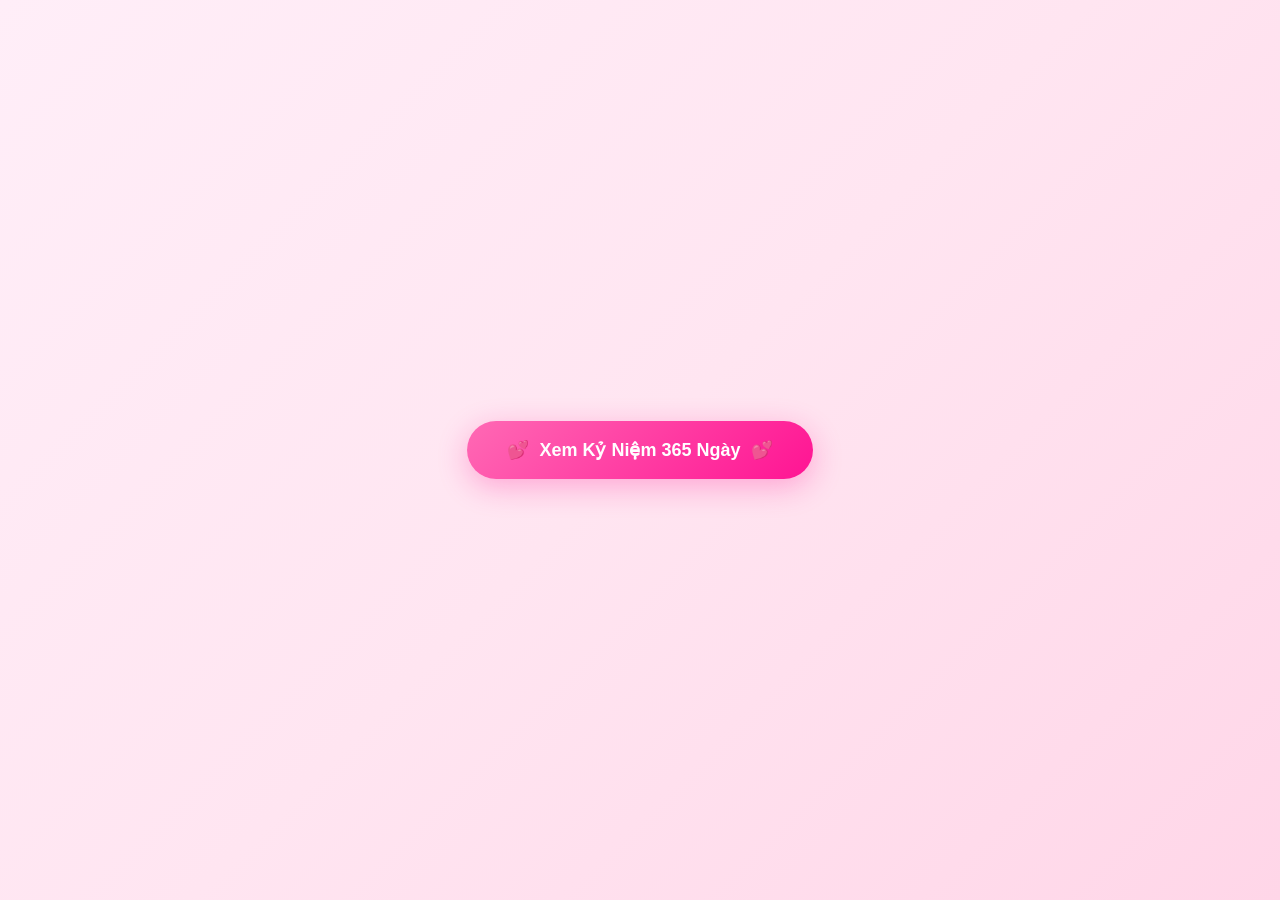
<file: card-cp/test.html>
<!DOCTYPE html>
<html lang="vi">
    <head>
        <meta charset="UTF-8">
        <meta name="viewport" content="width=device-width, initial-scale=1.0">
        <title>Romantic Timeline - 365 Days</title>
        <style>
        * {
            margin: 0;
            padding: 0;
            box-sizing: border-box;
        }

        body {
            font-family: 'Segoe UI', Tahoma, Geneva, Verdana, sans-serif;
            background: linear-gradient(135deg, #ffeef8 0%, #ffe5f1 50%, #ffd6e8 100%);
            min-height: 100vh;
            display: flex;
            align-items: center;
            justify-content: center;
            padding: 20px;
        }

        /* Button to open popup */
        .open-button {
            padding: 18px 40px;
            font-size: 18px;
            font-weight: 600;
            color: white;
            background: linear-gradient(135deg, #ff69b4, #ff1493);
            border: none;
            border-radius: 50px;
            cursor: pointer;
            box-shadow: 0 8px 30px rgba(255, 20, 147, 0.3);
            transition: all 0.3s ease;
            position: relative;
            overflow: hidden;
        }

        .open-button:before {
            content: '';
            position: absolute;
            top: 50%;
            left: 50%;
            width: 0;
            height: 0;
            border-radius: 50%;
            background: rgba(255, 255, 255, 0.3);
            transform: translate(-50%, -50%);
            transition: width 0.6s, height 0.6s;
        }

        .open-button:hover:before {
            width: 300px;
            height: 300px;
        }

        .open-button:hover {
            transform: translateY(-3px);
            box-shadow: 0 12px 40px rgba(255, 20, 147, 0.4);
        }

        .open-button:active {
            transform: translateY(-1px);
        }

        .button-text {
            position: relative;
            z-index: 1;
            display: flex;
            align-items: center;
            gap: 10px;
        }

        /* Modal Overlay */
        .modal-overlay {
            position: fixed;
            top: 0;
            left: 0;
            right: 0;
            bottom: 0;
            background: rgba(0, 0, 0, 0.6);
            backdrop-filter: blur(5px);
            display: none;
            align-items: center;
            justify-content: center;
            z-index: 1000;
            opacity: 0;
            transition: opacity 0.3s ease;
        }

        .modal-overlay.active {
            display: flex;
            opacity: 1;
        }

        /* Close button */
        .close-button {
            position: absolute;
            top: 15px;
            right: 15px;
            width: 35px;
            height: 35px;
            background: rgba(255, 105, 180, 0.1);
            border: 2px solid rgba(255, 105, 180, 0.3);
            border-radius: 50%;
            cursor: pointer;
            display: flex;
            align-items: center;
            justify-content: center;
            font-size: 20px;
            color: #ff69b4;
            transition: all 0.3s ease;
            z-index: 10;
        }

        .close-button:hover {
            background: rgba(255, 105, 180, 0.2);
            transform: rotate(90deg);
        }

        .container {
            width: 100%;
            height: 90vh;
            overflow: auto;
            max-width: 360px;
            background: white;
            border-radius: 30px;
            padding: 35px 25px;
            box-shadow: 0 20px 60px rgba(255, 105, 180, 0.15);
            position: relative;
            overflow: hidden;
            transform: scale(0.7);
            opacity: 0;
            transition: all 0.4s cubic-bezier(0.68, -0.55, 0.265, 1.55);
        }

        .modal-overlay.active .container {
            transform: scale(1);
            opacity: 1;
        }

        /* Decorative hearts floating */
        .heart-float {
            position: absolute;
            font-size: 20px;
            opacity: 0;
            animation: floatUp 4s infinite ease-in-out;
        }

        .heart-float:nth-child(1) {
            left: 10%;
            animation-delay: 0s;
        }

        .heart-float:nth-child(2) {
            left: 30%;
            animation-delay: 1s;
        }

        .heart-float:nth-child(3) {
            left: 50%;
            animation-delay: 2s;
        }

        .heart-float:nth-child(4) {
            left: 70%;
            animation-delay: 1.5s;
        }

        .heart-float:nth-child(5) {
              left: 10%;
                animation-delay: 0s;
        }

        @keyframes floatUp {
            0% {
                bottom: -50px;
                opacity: 0;
                transform: translateY(0) rotate(0deg);
            }
            50% {
                opacity: 0.6;
            }
            100% {
                bottom: 100%;
                opacity: 0;
                transform: translateY(-20px) rotate(360deg);
            }
        }

        /* Header with date */
        .header {
            text-align: center;
            margin-bottom: 25px;
            position: relative;
            z-index: 1;
        }

        .date-display {
            font-size: 16px;
            color: #ff69b4;
            font-weight: 600;
            display: flex;
            align-items: center;
            justify-content: center;
            gap: 10px;
            margin-bottom: 8px;
            opacity: 0;
        }

        .modal-overlay.active .date-display {
            animation: fadeInDown 0.8s ease-out 0.4s forwards;
        }

        .heart-divider {
            font-size: 18px;
            animation: pulse 1.5s infinite;
        }

        @keyframes pulse {
            0%, 100% {
                transform: scale(1);
            }
            50% {
                transform: scale(1.2);
            }
        }

        .title {
            font-size: 15px;
            color: #666;
            font-weight: 400;
            opacity: 0;
        }

        .modal-overlay.active .title {
            animation: fadeInDown 0.8s ease-out 0.6s forwards;
        }

        /* Main counter */
        .counter-section {
            text-align: center;
            margin: 30px 0;
            opacity: 0;
        }

        .modal-overlay.active .counter-section {
            animation: fadeInUp 1s ease-out 0.7s forwards;
        }

        .days-counter {
            font-size: 72px;
            font-weight: 700;
            background: linear-gradient(135deg, #ff69b4, #ff1493, #ff69b4);
            background-size: 200% 200%;
            -webkit-background-clip: text;
            -webkit-text-fill-color: transparent;
            background-clip: text;
            line-height: 1;
            margin-bottom: 10px;
        }

        .modal-overlay.active .days-counter {
            animation: gradientShift 3s ease infinite, countUp 2s ease-out 0.7s backwards;
        }

        @keyframes gradientShift {
            0%, 100% {
                background-position: 0% 50%;
            }
            50% {
                background-position: 100% 50%;
            }
        }

        @keyframes countUp {
            from {
                opacity: 0;
                transform: scale(0.5);
            }
            to {
                opacity: 1;
                transform: scale(1);
            }
        }

        .days-label {
            font-size: 18px;
            color: #ff69b4;
            font-weight: 600;
            letter-spacing: 1px;
        }

        /* Stats Section - Elegant Horizontal Design */
        .stats-wrapper {
            margin: 25px 0 15px 0;
            opacity: 0;
        }

        .modal-overlay.active .stats-wrapper {
            animation: fadeInUp 1s ease-out 0.9s forwards;
        }

        .stats-container {
            background: linear-gradient(135deg, rgba(255, 182, 193, 0.15), rgba(255, 240, 245, 0.3));
            border-radius: 25px;
            padding: 20px 15px;
            backdrop-filter: blur(10px);
            border: 2px solid rgba(255, 105, 180, 0.1);
            box-shadow: 0 8px 32px rgba(255, 105, 180, 0.08);
        }

        .stats-row {
            display: flex;
            justify-content: space-between;
            align-items: center;
            gap: 8px;
        }

        .stat-item {
            flex: 1;
            text-align: center;
            position: relative;
            padding: 8px 0;
            opacity: 0;
        }

        .modal-overlay.active .stat-item:nth-child(1) {
            animation: slideInStat 0.6s ease-out 1.1s forwards;
        }

        .modal-overlay.active .stat-item:nth-child(2) {
            animation: slideInStat 0.6s ease-out 1.3s forwards;
        }

        .modal-overlay.active .stat-item:nth-child(3) {
            animation: slideInStat 0.6s ease-out 1.5s forwards;
        }

        .modal-overlay.active .stat-item:nth-child(4) {
            animation: slideInStat 0.6s ease-out 1.7s forwards;
        }

        @keyframes slideInStat {
            from {
                opacity: 0;
                transform: translateY(15px);
            }
            to {
                opacity: 1;
                transform: translateY(0);
            }
        }

        .stat-item:not(:last-child):after {
            content: '';
            position: absolute;
            right: -4px;
            top: 50%;
            transform: translateY(-50%);
            width: 1px;
            height: 40px;
            background: linear-gradient(to bottom, transparent, rgba(255, 105, 180, 0.3), transparent);
        }

        .stat-value {
            font-size: 26px;
            font-weight: 700;
            background: linear-gradient(135deg, #ff69b4, #ff1493, #ff69b4);
            background-size: 200% 200%;
            -webkit-background-clip: text;
            -webkit-text-fill-color: transparent;
            background-clip: text;
            animation: gradientShift 3s ease infinite;
            display: block;
            margin-bottom: 3px;
            line-height: 1;
        }

        .stat-label-new {
            font-size: 11px;
            color: #999;
            font-weight: 500;
            text-transform: uppercase;
            letter-spacing: 0.5px;
            display: block;
        }

        .stat-icon-new {
            font-size: 16px;
            display: block;
            margin-bottom: 4px;
            opacity: 0.7;
        }

        /* Quote */
        .quote {
            text-align: center;
            font-size: 15px;
            color: #888;
            font-style: italic;
            margin: 20px 0 25px 0;
            padding: 0 10px;
            position: relative;
            opacity: 0;
        }

        .modal-overlay.active .quote {
            animation: fadeIn 1s ease-out 0.8s forwards;
        }

        .quote:before,
        .quote:after {
            content: '"';
            font-size: 24px;
            color: #ffb6c1;
            font-weight: bold;
        }

        /* Timeline - Redesigned */
        .timeline {
            position: relative;
            padding: 30px 0 20px 0;
            margin-top: 10px;
        }

        .timeline-header {
            text-align: center;
            margin-bottom: 25px;
            opacity: 0;
        }

        .modal-overlay.active .timeline-header {
            animation: fadeIn 1s ease-out 1.2s forwards;
        }

        .timeline-title {
            font-size: 16px;
            font-weight: 600;
            color: #ff69b4;
            margin-bottom: 8px;
            display: flex;
            align-items: center;
            justify-content: center;
            gap: 8px;
        }

        .timeline-subtitle {
            font-size: 13px;
            color: #999;
        }

        .timeline:before {
            content: '';
            position: absolute;
            left: 50%;
            top: 60px;
            bottom: 0;
            width: 3px;
            background: linear-gradient(to bottom, #ffb6c1, #ff69b4, #ff1493);
            transform: translateX(-50%);
            height: 0;
        }

        .modal-overlay.active .timeline:before {
            animation: growLine 2s ease-out 1.4s forwards;
        }

        @keyframes growLine {
            from {
                height: 0;
            }
            to {
                height: calc(100% - 60px);
            }
        }

        .timeline-item {
            position: relative;
            margin-bottom: 35px;
            opacity: 0;
        }

        .modal-overlay.active .timeline-item:nth-child(2) {
            animation: slideIn 0.6s ease-out 1.6s forwards;
        }

        .modal-overlay.active .timeline-item:nth-child(3) {
            animation: slideIn 0.6s ease-out 1.8s forwards;
        }

        .modal-overlay.active .timeline-item:nth-child(4) {
            animation: slideIn 0.6s ease-out 2s forwards;
        }

        .modal-overlay.active .timeline-item:nth-child(5) {
            animation: slideIn 0.6s ease-out 2.2s forwards;
        }

        @keyframes slideIn {
            from {
                opacity: 0;
                transform: translateY(20px);
            }
            to {
                opacity: 1;
                transform: translateY(0);
            }
        }

        .timeline-item.left .timeline-content {
            margin-right: 55%;
            text-align: right;
        }

        .timeline-item.right .timeline-content {
            margin-left: 55%;
            text-align: left;
        }

        .timeline-dot {
            position: absolute;
            left: 50%;
            top: 5px;
            width: 16px;
            height: 16px;
            background: white;
            border: 3px solid #ff69b4;
            border-radius: 50%;
            transform: translateX(-50%);
            z-index: 2;
            animation: dotPulse 2s infinite;
        }

        @keyframes dotPulse {
            0%, 100% {
                box-shadow: 0 0 0 0 rgba(255, 105, 180, 0.7);
            }
            50% {
                box-shadow: 0 0 0 8px rgba(255, 105, 180, 0);
            }
        }

        .timeline-content {
            background: linear-gradient(135deg, #fff5f8, #ffffff);
            padding: 15px 18px;
            border-radius: 18px;
            box-shadow: 0 4px 15px rgba(255, 105, 180, 0.1);
            transition: all 0.3s ease;
        }

        .timeline-content:hover {
            transform: translateY(-3px);
            box-shadow: 0 8px 25px rgba(255, 105, 180, 0.2);
        }

        .timeline-date {
            font-size: 13px;
            color: #ff69b4;
            font-weight: 600;
            margin-bottom: 5px;
            display: flex;
            align-items: center;
            gap: 6px;
        }

        .timeline-item.right .timeline-date {
            justify-content: flex-start;
        }

        .timeline-item.left .timeline-date {
            justify-content: flex-end;
        }

        .timeline-text {
            font-size: 14px;
            color: #555;
            line-height: 1.5;
        }

        /* Bottom decoration - Redesigned */
        .bottom-decoration {
            text-align: center;
            margin-top: 30px;
            padding-top: 20px;
            border-top: 2px dashed rgba(255, 105, 180, 0.2);
            opacity: 0;
        }

        .modal-overlay.active .bottom-decoration {
            animation: fadeIn 1s ease-out 2.4s forwards;
        }

        .couple-names {
            display: flex;
            align-items: center;
            justify-content: center;
            gap: 15px;
            margin-bottom: 12px;
        }

        .name-tag {
            font-size: 15px;
            font-weight: 600;
            color: #ff69b4;
            padding: 8px 16px;
            background: linear-gradient(135deg, rgba(255, 182, 193, 0.2), rgba(255, 240, 245, 0.3));
            border-radius: 20px;
            border: 1.5px solid rgba(255, 105, 180, 0.2);
        }

        .heart-connector {
            font-size: 20px;
            animation: heartBeat 1.5s infinite;
        }

        @keyframes heartBeat {
            0%, 100% {
                transform: scale(1);
            }
            25% {
                transform: scale(1.2);
            }
            50% {
                transform: scale(1);
            }
        }

        .forever-text {
            font-size: 13px;
            color: #999;
            font-style: italic;
            margin-top: 10px;
        }

        @keyframes fadeIn {
            from {
                opacity: 0;
            }
            to {
                opacity: 1;
            }
        }

        @keyframes fadeInDown {
            from {
                opacity: 0;
                transform: translateY(-20px);
            }
            to {
                opacity: 1;
                transform: translateY(0);
            }
        }

        @keyframes fadeInUp {
            from {
                opacity: 0;
                transform: translateY(20px);
            }
            to {
                opacity: 1;
                transform: translateY(0);
            }
        }

    </style>
    </head>
    <body>
        <!-- Open Button -->
        <button class="open-button" id="openModal">
            <span class="button-text">
                <span>💕</span>
                <span>Xem Kỷ Niệm 365 Ngày</span>
                <span>💕</span>
            </span>
        </button>

        <!-- Memory -->
        <div class="modal-overlay" id="modalOverlay">
            <div class="container">
                <!-- Close Button -->
                <div class="close-button" id="closeModal">✕</div>

                <!-- Floating hearts -->
                <div class="heart-float">💕</div>
                <div class="heart-float">💖</div>
                <div class="heart-float">💗</div>
                <div class="heart-float">💕</div>
                <div class="heart-float">💖</div>

                <!-- Sparkles -->
                <div class="sparkle"></div>
                <div class="sparkle"></div>
                <div class="sparkle"></div>
                <div class="sparkle"></div>

                <!-- Header -->
                <div class="header">
                    <div class="date-display">
                        <span id="currentDate">20/12/2024</span>
                        <span class="heart-divider">💕</span>
                        <span>Hôm nay</span>
                    </div>
                    <div class="title">365 ngày yêu thương</div>
                </div>

                <!-- Counter -->
                <div class="counter-section">
                    <div class="days-counter" id="daysCounter">0</div>
                    <div class="days-label">ngày bên nhau</div>
                </div>

                <!-- Quote -->
                <div class="quote">
                    Mỗi ngày là một kỷ niệm
                </div>

                <!-- Stats Section - Elegant Horizontal -->
                <div class="stats-wrapper">
                    <div class="stats-container">
                        <div class="stats-row">
                            <div class="stat-item">
                                <span class="stat-icon-new">⏰</span>
                                <span class="stat-value"
                                    id="hoursCounter">0</span>
                                <span class="stat-label-new">Giờ</span>
                            </div>
                            <div class="stat-item">
                                <span class="stat-icon-new">📅</span>
                                <span class="stat-value"
                                    id="weeksCounter">0</span>
                                <span class="stat-label-new">Tuần</span>
                            </div>
                            <div class="stat-item">
                                <span class="stat-icon-new">🌙</span>
                                <span class="stat-value"
                                    id="monthsCounter">0</span>
                                <span class="stat-label-new">Tháng</span>
                            </div>
                            <div class="stat-item">
                                <span class="stat-icon-new">✨</span>
                                <span class="stat-value"
                                    id="yearsCounter">0</span>
                                <span class="stat-label-new">Năm</span>
                            </div>
                        </div>
                    </div>
                </div>

                <!-- Timeline -->
                <div class="timeline">
                    <div class="timeline-header">
                        <div class="timeline-title">
                            <span>💕</span>
                            <span>Hành Trình Yêu Thương</span>
                            <span>💕</span>
                        </div>
                        <div class="timeline-subtitle">Những mốc đáng nhớ của
                            chúng ta</div>
                    </div>

                    <div class="timeline-item left">
                        <div class="timeline-dot"></div>
                        <div class="timeline-content">
                            <div class="timeline-date">
                                <span>🌸</span>
                                <span>Ngày đầu tiên</span>
                            </div>
                            <div class="timeline-text">Ngày chúng ta bắt
                                đầu</div>
                        </div>
                    </div>

                    <div class="timeline-item right">
                        <div class="timeline-dot"></div>
                        <div class="timeline-content">
                            <div class="timeline-date">
                                <span>💝</span>
                                <span>Kỷ niệm 100 ngày</span>
                            </div>
                            <div class="timeline-text">Tình yêu ngày càng sâu
                                đậm</div>
                        </div>
                    </div>

                    <div class="timeline-item left">
                        <div class="timeline-dot"></div>
                        <div class="timeline-content">
                            <div class="timeline-date">
                                <span>🎂</span>
                                <span>200 ngày</span>
                            </div>
                            <div class="timeline-text">Những phút giây ngọt
                                ngào</div>
                        </div>
                    </div>

                    <div class="timeline-item right">
                        <div class="timeline-dot"></div>
                        <div class="timeline-content">
                            <div class="timeline-date">
                                <span>💕</span>
                                <span>Hôm nay - 365 ngày</span>
                            </div>
                            <div class="timeline-text">Và sẽ còn mãi
                                mãi...</div>
                        </div>
                    </div>
                </div>

                <!-- Bottom decoration - Redesigned -->
                <div class="bottom-decoration">
                    <div class="couple-names">
                        <div class="name-tag">Dragon Boy</div>
                        <div class="heart-connector">💖</div>
                        <div class="name-tag">Thảo Girl</div>
                    </div>
                    <div class="forever-text">Forever & Always ∞</div>
                </div>
            </div>
            <!-- End Memory -->
        </div>

      <script>
        const openModalBtn = document.getElementById('openModal');
        const closeModalBtn = document.getElementById('closeModal');
        const modalOverlay = document.getElementById('modalOverlay');
        let hasAnimated = false;

        // Open modal
        openModalBtn.addEventListener('click', () => {
            modalOverlay.classList.add('active');
            document.body.style.overflow = 'hidden';
            
            // Start animations only once when first opened
            if (!hasAnimated) {
                setTimeout(() => {
                    updateDate();
                    animateAllCounters();
                    hasAnimated = true;
                }, 400); // Wait for modal animation to complete
            }
        });

        // Close modal
        closeModalBtn.addEventListener('click', () => {
            modalOverlay.classList.remove('active');
            document.body.style.overflow = 'auto';
        });

        // Close when clicking outside
        modalOverlay.addEventListener('click', (e) => {
            if (e.target === modalOverlay) {
                modalOverlay.classList.remove('active');
                document.body.style.overflow = 'auto';
            }
        });

        // Close with ESC key
        document.addEventListener('keydown', (e) => {
            if (e.key === 'Escape' && modalOverlay.classList.contains('active')) {
                modalOverlay.classList.remove('active');
                document.body.style.overflow = 'auto';
            }
        });

        // Animate counter with easing
        function animateValue(element, start, end, duration, suffix = '') {
            const range = end - start;
            const steps = 60;
            const increment = range / steps;
            let current = start;

            const timer = setInterval(() => {
                current += increment;
                if (current >= end) {
                    element.textContent = Math.floor(end) + suffix;
                    clearInterval(timer);
                } else {
                    element.textContent = Math.floor(current) + suffix;
                }
            }, duration / steps);
        }

        // Animate all counters
        function animateAllCounters() {
            const days = 365;
            const hours = days * 24; // 8,760 hours
            const weeks = Math.floor(days / 7); // 52 weeks
            const months = 12; // 12 months
            const years = 1; // 1 year

            // Main days counter
            animateValue(document.getElementById('daysCounter'), 0, days, 2000);
            
            // Stats counters with different durations for variety
            setTimeout(() => {
                animateValue(document.getElementById('hoursCounter'), 0, hours, 2500);
            }, 200);
            
            setTimeout(() => {
                animateValue(document.getElementById('weeksCounter'), 0, weeks, 2200);
            }, 400);
            
            setTimeout(() => {
                animateValue(document.getElementById('monthsCounter'), 0, months, 1800);
            }, 600);
            
            setTimeout(() => {
                animateValue(document.getElementById('yearsCounter'), 0, years, 1500);
            }, 800);
        }

        // Update current date
        function updateDate() {
            const dateElement = document.getElementById('currentDate');
            const today = new Date();
            const day = String(today.getDate()).padStart(2, '0');
            const month = String(today.getMonth() + 1).padStart(2, '0');
            const year = today.getFullYear();
            dateElement.textContent = `${day}/${month}/${year}`;
        }
        
    </script>
    </body>
</html>
</file>
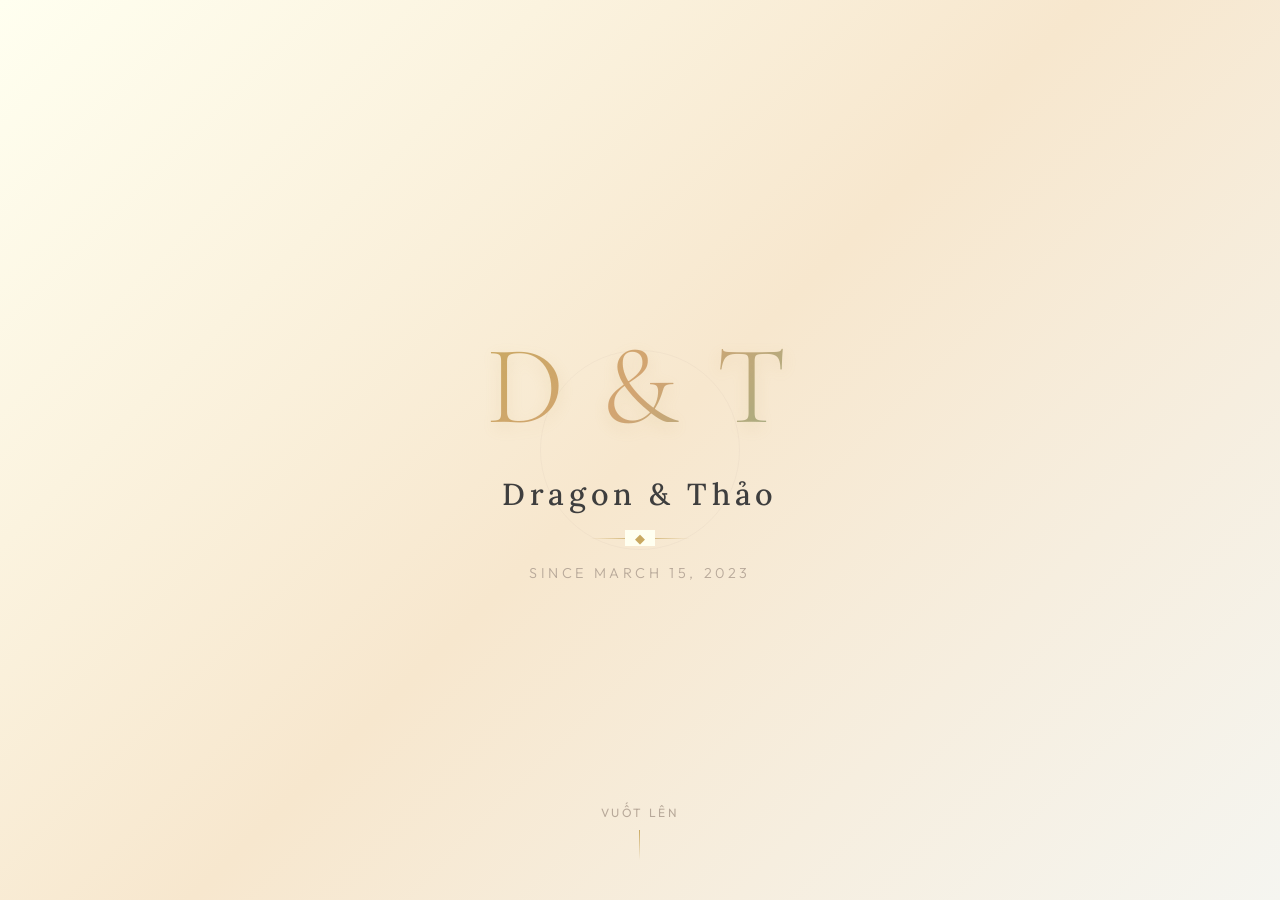
<file: card-cp/test2.html>
<!DOCTYPE html>
<html lang="vi">
<head>
    <meta charset="UTF-8">
    <meta name="viewport" content="width=device-width, initial-scale=1.0, maximum-scale=1.0, user-scalable=no">
    <title>Dragon ∞ Thảo</title>
    <link href="https://fonts.googleapis.com/css2?family=Cormorant:wght@300;400;500;600;700&family=Lora:wght@400;500;600&family=Outfit:wght@200;300;400;500;600&display=swap" rel="stylesheet">
    <style>
        * {
            margin: 0;
            padding: 0;
            box-sizing: border-box;
            -webkit-tap-highlight-color: transparent;
        }

        :root {
            --ivory: #FFFFF0;
            --champagne: #F7E7CE;
            --taupe: #B8A99A;
            --sage: #9CAF88;
            --gold: #C9A961;
            --rose-gold: #D4A574;
            --charcoal: #3E3E3E;
            --soft-gray: #F5F5F0;
        }

        body {
            font-family: 'Outfit', sans-serif;
            background: var(--ivory);
            color: var(--charcoal);
            overflow: hidden;
        }

        .scroll-container {
            height: 100vh;
            overflow-y: scroll;
            scroll-snap-type: y mandatory;
            -webkit-overflow-scrolling: touch;
            scroll-behavior: smooth;
        }

        .screen {
            height: 100vh;
            width: 100vw;
            scroll-snap-align: start;
            position: relative;
            display: flex;
            flex-direction: column;
            justify-content: center;
            align-items: center;
            padding: 40px 30px;
            overflow: hidden;
        }

        /* Progress Bar */
        .progress-bar {
            position: fixed;
            top: 0;
            left: 0;
            height: 3px;
            background: linear-gradient(to right, var(--gold), var(--rose-gold));
            z-index: 1000;
            transition: width 0.3s cubic-bezier(0.4, 0, 0.2, 1);
        }

        /* Floating particles */
        .particles {
            position: absolute;
            width: 100%;
            height: 100%;
            overflow: hidden;
            pointer-events: none;
        }

        .particle {
            position: absolute;
            width: 3px;
            height: 3px;
            background: var(--gold);
            border-radius: 50%;
            opacity: 0;
            animation: float 8s infinite;
        }

        @keyframes float {
            0% {
                transform: translateY(100vh) translateX(0) scale(0);
                opacity: 0;
            }
            10% {
                opacity: 0.5;
            }
            90% {
                opacity: 0.3;
            }
            100% {
                transform: translateY(-10vh) translateX(50px) scale(1);
                opacity: 0;
            }
        }

        /* Screen 1: Hero */
        .hero-screen {
            background: linear-gradient(135deg, var(--ivory) 0%, var(--champagne) 50%, var(--soft-gray) 100%);
        }

        .hero-ornament {
            position: absolute;
            width: 200px;
            height: 200px;
            border: 1px solid var(--taupe);
            opacity: 0.1;
            border-radius: 50%;
            animation: rotate 20s linear infinite;
        }

        @keyframes rotate {
            from { transform: rotate(0deg); }
            to { transform: rotate(360deg); }
        }

        .hero-content {
            text-align: center;
            z-index: 2;
            animation: fadeInScale 1.5s cubic-bezier(0.4, 0, 0.2, 1);
        }

        .hero-monogram {
            font-family: 'Cormorant', serif;
            font-size: 7em;
            font-weight: 300;
            background: linear-gradient(135deg, var(--gold) 0%, var(--rose-gold) 50%, var(--sage) 100%);
            -webkit-background-clip: text;
            -webkit-text-fill-color: transparent;
            background-clip: text;
            margin-bottom: 20px;
            letter-spacing: 0.05em;
            text-shadow: 0 5px 15px rgba(201, 169, 97, 0.2);
        }

        .hero-names {
            font-family: 'Lora', serif;
            font-size: 1.9em;
            color: var(--charcoal);
            margin-bottom: 15px;
            font-weight: 500;
            letter-spacing: 0.15em;
        }

        .hero-divider {
            width: 100px;
            height: 1px;
            background: linear-gradient(to right, transparent, var(--gold), transparent);
            margin: 25px auto;
            position: relative;
        }

        .hero-divider::before {
            content: '◆';
            position: absolute;
            left: 50%;
            top: 50%;
            transform: translate(-50%, -50%);
            color: var(--gold);
            background: var(--ivory);
            padding: 0 10px;
            font-size: 0.8em;
        }

        .hero-date {
            font-size: 0.9em;
            color: var(--taupe);
            letter-spacing: 0.25em;
            text-transform: uppercase;
            font-weight: 300;
        }

        .scroll-hint {
            position: absolute;
            bottom: 40px;
            display: flex;
            flex-direction: column;
            align-items: center;
            gap: 10px;
            animation: bounce 2s infinite;
        }

        .scroll-hint span {
            font-size: 0.75em;
            letter-spacing: 0.2em;
            color: var(--taupe);
        }

        .scroll-line {
            width: 1px;
            height: 30px;
            background: linear-gradient(to bottom, var(--gold), transparent);
        }

        /* Screen 2: Album Gallery */
        .album-screen {
            background: linear-gradient(180deg, var(--soft-gray) 0%, var(--ivory) 100%);
            padding-top: 60px;
        }

        .album-title {
            font-family: 'Lora', serif;
            font-size: 2.2em;
            color: var(--charcoal);
            text-align: center;
            margin-bottom: 15px;
            font-weight: 500;
            animation: fadeInUp 1s ease-out;
        }

        .album-subtitle {
            font-size: 0.85em;
            color: var(--taupe);
            text-align: center;
            letter-spacing: 0.15em;
            margin-bottom: 40px;
            text-transform: uppercase;
        }

        .album-carousel {
            position: relative;
            width: 100%;
            max-width: 340px;
            height: 450px;
            perspective: 1000px;
        }

        .album-card {
            position: absolute;
            width: 100%;
            height: 100%;
            transition: all 0.6s cubic-bezier(0.4, 0, 0.2, 1);
            transform-style: preserve-3d;
        }

        .album-card-inner {
            width: 100%;
            height: 100%;
            background: white;
            border-radius: 20px;
            box-shadow: 
                0 10px 40px rgba(0, 0, 0, 0.1),
                0 0 0 1px rgba(201, 169, 97, 0.1);
            overflow: hidden;
            position: relative;
        }

        .album-image {
            width: 100%;
            height: 70%;
            background: linear-gradient(135deg, var(--champagne), var(--soft-gray));
            display: flex;
            flex-direction: column;
            align-items: center;
            justify-content: center;
            position: relative;
        }

        .album-image::after {
            content: '';
            position: absolute;
            bottom: 0;
            left: 0;
            right: 0;
            height: 60px;
            background: linear-gradient(to top, white, transparent);
        }

        .album-emoji {
            font-size: 5em;
            margin-bottom: 15px;
            animation: floatEmoji 3s ease-in-out infinite;
        }

        @keyframes floatEmoji {
            0%, 100% { transform: translateY(0); }
            50% { transform: translateY(-10px); }
        }

        .album-info {
            padding: 25px;
            text-align: center;
        }

        .album-caption {
            font-family: 'Lora', serif;
            font-size: 1.3em;
            color: var(--charcoal);
            margin-bottom: 8px;
            font-weight: 600;
        }

        .album-description {
            font-size: 0.85em;
            color: var(--taupe);
            line-height: 1.5;
        }

        .album-nav {
            display: flex;
            justify-content: space-between;
            align-items: center;
            width: 100%;
            max-width: 340px;
            margin-top: 30px;
        }

        .album-btn {
            width: 50px;
            height: 50px;
            border-radius: 50%;
            background: white;
            border: 1px solid var(--taupe);
            display: flex;
            align-items: center;
            justify-content: center;
            font-size: 1.3em;
            color: var(--charcoal);
            cursor: pointer;
            transition: all 0.3s ease;
            box-shadow: 0 4px 15px rgba(0, 0, 0, 0.05);
        }

        .album-btn:active {
            transform: scale(0.9);
            box-shadow: 0 2px 8px rgba(0, 0, 0, 0.1);
        }

        .album-indicators {
            display: flex;
            gap: 8px;
        }

        .album-dot {
            width: 8px;
            height: 8px;
            border-radius: 50%;
            background: var(--taupe);
            opacity: 0.3;
            transition: all 0.3s ease;
        }

        .album-dot.active {
            width: 24px;
            border-radius: 4px;
            background: var(--gold);
            opacity: 1;
        }

        /* Screen 3: Profiles */
        .profiles-screen {
            background: linear-gradient(180deg, var(--ivory) 0%, var(--champagne) 100%);
        }

        .profiles-container {
            width: 100%;
            max-width: 350px;
            position: relative;
        }

        .profile-card {
            background: white;
            border-radius: 30px;
            padding: 35px 25px;
            margin-bottom: 30px;
            position: relative;
            box-shadow: 
                0 15px 50px rgba(0, 0, 0, 0.08),
                0 0 0 1px rgba(201, 169, 97, 0.1);
            animation: slideInUp 0.8s cubic-bezier(0.4, 0, 0.2, 1);
            overflow: hidden;
        }

        .profile-card::before {
            content: '';
            position: absolute;
            top: 0;
            left: 0;
            right: 0;
            height: 4px;
            background: linear-gradient(to right, var(--gold), var(--rose-gold), var(--sage));
        }

        .profile-card::after {
            content: '';
            position: absolute;
            top: -50%;
            right: -50%;
            width: 200px;
            height: 200px;
            background: radial-gradient(circle, rgba(201, 169, 97, 0.05) 0%, transparent 70%);
            border-radius: 50%;
        }

        .profile-header {
            display: flex;
            align-items: center;
            gap: 20px;
            margin-bottom: 20px;
            position: relative;
            z-index: 2;
        }

        .avatar-wrapper {
            position: relative;
            width: 90px;
            height: 90px;
        }

        .avatar-ring {
            position: absolute;
            inset: -5px;
            border-radius: 50%;
            background: linear-gradient(135deg, var(--gold), var(--rose-gold));
            animation: rotateRing 8s linear infinite;
        }

        @keyframes rotateRing {
            from { transform: rotate(0deg); }
            to { transform: rotate(360deg); }
        }

        .avatar {
            position: relative;
            width: 90px;
            height: 90px;
            border-radius: 50%;
            background: linear-gradient(135deg, var(--champagne), var(--soft-gray));
            display: flex;
            align-items: center;
            justify-content: center;
            font-size: 3em;
            border: 4px solid white;
            z-index: 1;
        }

        .profile-basic {
            flex: 1;
        }

        .profile-name {
            font-family: 'Lora', serif;
            font-size: 1.6em;
            color: var(--charcoal);
            margin-bottom: 5px;
            font-weight: 600;
        }

        .profile-info {
            font-size: 0.85em;
            color: var(--taupe);
            letter-spacing: 0.1em;
        }

        .profile-details {
            position: relative;
            z-index: 2;
        }

        .profile-divider {
            height: 1px;
            background: linear-gradient(to right, transparent, var(--taupe), transparent);
            margin: 20px 0;
            opacity: 0.3;
        }

        .profile-quote {
            font-style: italic;
            font-size: 0.95em;
            color: var(--charcoal);
            line-height: 1.7;
            text-align: center;
            position: relative;
            padding: 0 15px;
        }

        .profile-quote::before,
        .profile-quote::after {
            font-family: 'Cormorant', serif;
            font-size: 2em;
            color: var(--gold);
            opacity: 0.3;
        }

        .profile-quote::before {
            content: '"';
            position: absolute;
            left: -5px;
            top: -10px;
        }

        .profile-quote::after {
            content: '"';
            position: absolute;
            right: -5px;
            bottom: -20px;
        }

        .heart-connector {
            text-align: center;
            font-size: 2em;
            color: var(--gold);
            margin: -10px 0;
            animation: heartBeat 1.5s infinite;
            position: relative;
            z-index: 3;
        }

        @keyframes heartBeat {
            0%, 100% { transform: scale(1); }
            25% { transform: scale(1.15); }
            50% { transform: scale(1); }
        }

        /* Screen 4: Journey */
        .journey-screen {
            background: linear-gradient(180deg, var(--soft-gray) 0%, var(--ivory) 100%);
            padding-top: 60px;
            padding-bottom: 60px;
        }

        .journey-title {
            font-family: 'Lora', serif;
            font-size: 2.2em;
            color: var(--charcoal);
            text-align: center;
            margin-bottom: 50px;
            font-weight: 500;
            position: relative;
        }

        .journey-title::after {
            content: '';
            position: absolute;
            bottom: -15px;
            left: 50%;
            transform: translateX(-50%);
            width: 60px;
            height: 2px;
            background: linear-gradient(to right, transparent, var(--gold), transparent);
        }

        .journey-path {
            position: relative;
            width: 100%;
            max-width: 340px;
            padding: 0 20px;
        }

        .journey-line {
            position: absolute;
            left: 50%;
            top: 0;
            bottom: 0;
            width: 2px;
            background: linear-gradient(to bottom, 
                var(--gold) 0%, 
                var(--rose-gold) 50%, 
                var(--sage) 100%
            );
            transform: translateX(-50%);
        }

        .journey-item {
            position: relative;
            margin-bottom: 45px;
            animation: fadeInUp 0.6s ease-out backwards;
        }

        .journey-item:nth-child(1) { animation-delay: 0.1s; }
        .journey-item:nth-child(2) { animation-delay: 0.2s; }
        .journey-item:nth-child(3) { animation-delay: 0.3s; }
        .journey-item:nth-child(4) { animation-delay: 0.4s; }

        .journey-item:nth-child(odd) {
            text-align: right;
            padding-right: 50px;
        }

        .journey-item:nth-child(even) {
            text-align: left;
            padding-left: 50px;
        }

        .journey-dot {
            position: absolute;
            top: 10px;
            width: 16px;
            height: 16px;
            background: var(--gold);
            border-radius: 50%;
            box-shadow: 
                0 0 0 4px white,
                0 0 0 5px var(--gold),
                0 0 20px rgba(201, 169, 97, 0.5);
            z-index: 2;
            animation: pulse 2s infinite;
        }

        @keyframes pulse {
            0%, 100% { transform: scale(1); }
            50% { transform: scale(1.1); box-shadow: 
                0 0 0 4px white,
                0 0 0 5px var(--gold),
                0 0 30px rgba(201, 169, 97, 0.7); 
            }
        }

        .journey-item:nth-child(odd) .journey-dot {
            right: 42px;
        }

        .journey-item:nth-child(even) .journey-dot {
            left: 42px;
        }

        .journey-content {
            background: white;
            padding: 20px;
            border-radius: 15px;
            box-shadow: 0 8px 25px rgba(0, 0, 0, 0.06);
            position: relative;
            transition: all 0.3s ease;
        }

        .journey-item:nth-child(odd) .journey-content::after {
            content: '';
            position: absolute;
            right: -8px;
            top: 15px;
            width: 16px;
            height: 16px;
            background: white;
            transform: rotate(45deg);
        }

        .journey-item:nth-child(even) .journey-content::after {
            content: '';
            position: absolute;
            left: -8px;
            top: 15px;
            width: 16px;
            height: 16px;
            background: white;
            transform: rotate(45deg);
        }

        .journey-date {
            font-family: 'Lora', serif;
            font-size: 0.95em;
            color: var(--gold);
            margin-bottom: 10px;
            font-weight: 600;
        }

        .journey-text {
            font-size: 0.85em;
            line-height: 1.6;
            color: var(--charcoal);
        }

        .journey-icon {
            font-size: 1.3em;
            margin-bottom: 5px;
        }

        /* Screen 5: Stats */
        .stats-screen {
            background: linear-gradient(180deg, var(--ivory) 0%, var(--champagne) 100%);
        }

        .stats-title {
            font-family: 'Lora', serif;
            font-size: 2.2em;
            color: var(--charcoal);
            text-align: center;
            margin-bottom: 50px;
            font-weight: 500;
        }

        .stats-grid {
            display: grid;
            grid-template-columns: repeat(2, 1fr);
            gap: 20px;
            width: 100%;
            max-width: 340px;
        }

        .stat-card {
            background: white;
            padding: 35px 20px;
            border-radius: 20px;
            text-align: center;
            box-shadow: 0 8px 25px rgba(0, 0, 0, 0.06);
            position: relative;
            overflow: hidden;
            transition: all 0.3s ease;
            animation: scaleIn 0.5s cubic-bezier(0.4, 0, 0.2, 1) backwards;
        }

        .stat-card:nth-child(1) { animation-delay: 0.1s; }
        .stat-card:nth-child(2) { animation-delay: 0.2s; }
        .stat-card:nth-child(3) { animation-delay: 0.3s; }
        .stat-card:nth-child(4) { animation-delay: 0.4s; }

        .stat-card::before {
            content: '';
            position: absolute;
            top: 0;
            left: 0;
            right: 0;
            height: 3px;
            background: linear-gradient(to right, var(--gold), var(--rose-gold));
        }

        .stat-card:active {
            transform: scale(0.95);
        }

        .stat-icon {
            font-size: 2.8em;
            margin-bottom: 15px;
            animation: floatEmoji 3s ease-in-out infinite;
        }

        .stat-number {
            font-family: 'Lora', serif;
            font-size: 2.8em;
            color: var(--gold);
            font-weight: 600;
            margin-bottom: 8px;
        }

        .stat-label {
            font-size: 0.8em;
            color: var(--taupe);
            letter-spacing: 0.15em;
            text-transform: uppercase;
        }

        /* Screen 6: Closing */
        .closing-screen {
            background: linear-gradient(135deg, var(--soft-gray) 0%, var(--champagne) 50%, var(--ivory) 100%);
        }

        .closing-container {
            width: 100%;
            max-width: 350px;
            text-align: center;
        }

        .closing-photo {
            width: 100%;
            aspect-ratio: 4/5;
            background: white;
            padding: 15px;
            border-radius: 20px;
            box-shadow: 0 15px 50px rgba(0, 0, 0, 0.1);
            margin-bottom: 35px;
            animation: revealPhoto 1.5s cubic-bezier(0.4, 0, 0.2, 1);
            overflow: hidden;
        }

        @keyframes revealPhoto {
            0% {
                opacity: 0;
                transform: scale(0.8) rotateY(-20deg);
            }
            100% {
                opacity: 1;
                transform: scale(1) rotateY(0);
            }
        }

        .closing-photo-inner {
            width: 100%;
            height: 100%;
            background: linear-gradient(135deg, var(--champagne), var(--soft-gray));
            border-radius: 10px;
            display: flex;
            flex-direction: column;
            align-items: center;
            justify-content: center;
            position: relative;
            overflow: hidden;
        }

        .closing-photo-inner::before {
            content: '';
            position: absolute;
            top: -50%;
            left: -50%;
            width: 200%;
            height: 200%;
            background: radial-gradient(circle, rgba(255, 255, 255, 0.8) 0%, transparent 70%);
            animation: shine 3s infinite;
        }

        @keyframes shine {
            0% { transform: translate(-50%, -50%); }
            100% { transform: translate(50%, 50%); }
        }

        .closing-emoji {
            font-size: 6em;
            margin-bottom: 15px;
            position: relative;
            z-index: 1;
        }

        .closing-quote {
            font-family: 'Lora', serif;
            font-size: 1.2em;
            color: var(--charcoal);
            line-height: 1.7;
            margin-bottom: 25px;
            font-style: italic;
            animation: fadeInUp 1s ease-out 0.5s backwards;
        }

        .closing-names {
            font-family: 'Cormorant', serif;
            font-size: 2.5em;
            background: linear-gradient(135deg, var(--gold), var(--rose-gold), var(--sage));
            -webkit-background-clip: text;
            -webkit-text-fill-color: transparent;
            background-clip: text;
            margin-bottom: 15px;
            font-weight: 600;
            animation: fadeInUp 1s ease-out 0.7s backwards;
        }

        .closing-symbol {
            font-size: 1.5em;
            color: var(--gold);
            animation: fadeIn 1s ease-out 0.9s backwards;
        }

        /* Animations */
        @keyframes fadeInUp {
            from {
                opacity: 0;
                transform: translateY(30px);
            }
            to {
                opacity: 1;
                transform: translateY(0);
            }
        }

        @keyframes fadeInScale {
            from {
                opacity: 0;
                transform: scale(0.9);
            }
            to {
                opacity: 1;
                transform: scale(1);
            }
        }

        @keyframes slideInUp {
            from {
                opacity: 0;
                transform: translateY(40px);
            }
            to {
                opacity: 1;
                transform: translateY(0);
            }
        }

        @keyframes scaleIn {
            from {
                opacity: 0;
                transform: scale(0.8);
            }
            to {
                opacity: 1;
                transform: scale(1);
            }
        }

        @keyframes fadeIn {
            from { opacity: 0; }
            to { opacity: 1; }
        }

        @keyframes bounce {
            0%, 100% { transform: translateY(0); }
            50% { transform: translateY(-10px); }
        }
    </style>

    
</head>
<body>
    <!-- Progress Bar -->
    <div class="progress-bar" id="progressBar"></div>

    <!-- Main Scroll Container -->
    <div class="scroll-container" id="scrollContainer">
        
        <!-- Screen 1: Hero -->
        <section class="screen hero-screen">
            <div class="particles" id="particles"></div>
            <div class="hero-ornament"></div>
            
            <div class="hero-content">
                <div class="hero-monogram">D & T</div>
                <div class="hero-names">Dragon & Thảo</div>
                <div class="hero-divider"></div>
                <div class="hero-date">Since March 15, 2023</div>
            </div>
            
            <div class="scroll-hint">
                <span>VUỐT LÊN</span>
                <div class="scroll-line"></div>
            </div>
        </section>

        <!-- Screen 2: Album Gallery -->
        <section class="screen album-screen">
            <div class="particles" id="particles2"></div>
            
            <h2 class="album-title">Khoảnh Khắc</h2>
            <p class="album-subtitle">Những Kỷ Niệm Đẹp</p>
            
            <div class="album-carousel" id="albumCarousel">
                <!-- Cards will be generated by JS -->
            </div>
            
            <div class="album-nav">
                <button class="album-btn" onclick="prevAlbum()">←</button>
                <div class="album-indicators" id="albumIndicators"></div>
                <button class="album-btn" onclick="nextAlbum()">→</button>
            </div>
        </section>

        <!-- Screen 3: Profiles -->
        <section class="screen profiles-screen">
            <div class="particles" id="particles3"></div>
            
            <div class="profiles-container">
                <div class="profile-card">
                    <div class="profile-header">
                        <div class="avatar-wrapper">
                            <div class="avatar-ring"></div>
                            <div class="avatar">👨</div>
                        </div>
                        <div class="profile-basic">
                            <div class="profile-name">Dragon</div>
                            <div class="profile-info">24 • Bạch Dương</div>
                        </div>
                    </div>
                    <div class="profile-details">
                        <div class="profile-divider"></div>
                        <div class="profile-quote">
                            Em là ánh sáng trong cuộc đời anh,<br>
                            là lý do anh mỉm cười mỗi ngày
                        </div>
                    </div>
                </div>

                <div class="heart-connector">♥</div>

                <div class="profile-card">
                    <div class="profile-header">
                        <div class="avatar-wrapper">
                            <div class="avatar-ring"></div>
                            <div class="avatar">👩</div>
                        </div>
                        <div class="profile-basic">
                            <div class="profile-name">Thảo</div>
                            <div class="profile-info">24 • Bạch Dương</div>
                        </div>
                    </div>
                    <div class="profile-details">
                        <div class="profile-divider"></div>
                        <div class="profile-quote">
                            Anh là tình yêu của đời em,<br>
                            là mái nhà ấm áp em luôn muốn về
                        </div>
                    </div>
                </div>
            </div>
        </section>

        <!-- Screen 4: Journey -->
        <section class="screen journey-screen">
            <div class="particles" id="particles4"></div>
            
            <h2 class="journey-title">Hành Trình</h2>
            
            <div class="journey-path">
                <div class="journey-line"></div>
                
                <div class="journey-item">
                    <div class="journey-dot"></div>
                    <div class="journey-content">
                        <div class="journey-icon">🌸</div>
                        <div class="journey-date">15 Tháng 3, 2023</div>
                        <div class="journey-text">
                            Lần đầu gặp nhau trong một buổi chiều nắng đẹp
                        </div>
                    </div>
                </div>

                <div class="journey-item">
                    <div class="journey-dot"></div>
                    <div class="journey-content">
                        <div class="journey-icon">🌊</div>
                        <div class="journey-date">20 Tháng 6, 2023</div>
                        <div class="journey-text">
                            Chuyến đi biển đầu tiên cùng nhau
                        </div>
                    </div>
                </div>

                <div class="journey-item">
                    <div class="journey-dot"></div>
                    <div class="journey-content">
                        <div class="journey-icon">🍂</div>
                        <div class="journey-date">10 Tháng 9, 2023</div>
                        <div class="journey-text">
                            Mùa thu lá vàng, tình yêu ngày càng sâu đậm
                        </div>
                    </div>
                </div>

                <div class="journey-item">
                    <div class="journey-dot"></div>
                    <div class="journey-content">
                        <div class="journey-icon">❄️</div>
                        <div class="journey-date">25 Tháng 12, 2023</div>
                        <div class="journey-text">
                            Giáng sinh ấm áp bên nhau
                        </div>
                    </div>
                </div>
            </div>
        </section>

        <!-- Screen 5: Stats -->
        <section class="screen stats-screen">
            <div class="particles" id="particles5"></div>
            
            <h2 class="stats-title">Thống Kê</h2>
            
            <div class="stats-grid">
                <div class="stat-card">
                    <div class="stat-icon">💕</div>
                    <div class="stat-number" id="daysCounter">650</div>
                    <div class="stat-label">Ngày Bên Nhau</div>
                </div>
                <div class="stat-card">
                    <div class="stat-icon">📸</div>
                    <div class="stat-number">1,247</div>
                    <div class="stat-label">Kỷ Niệm</div>
                </div>
                <div class="stat-card">
                    <div class="stat-icon">✈️</div>
                    <div class="stat-number">8</div>
                    <div class="stat-label">Chuyến Đi</div>
                </div>
                <div class="stat-card">
                    <div class="stat-icon">💝</div>
                    <div class="stat-number">∞</div>
                    <div class="stat-label">Yêu Thương</div>
                </div>
            </div>
        </section>

        <!-- Screen 6: Closing -->
        <section class="screen closing-screen">
            <div class="particles" id="particles6"></div>
            
            <div class="closing-container">
                <div class="closing-photo">
                    <div class="closing-photo-inner">
                        <div class="closing-emoji">💑</div>
                    </div>
                </div>
                
                <div class="closing-quote">
                    "Trong muôn vàn con đường,<br>
                    anh chọn con đường có em"
                </div>
                
                <div class="closing-names">Dragon ∞ Thảo</div>
                <div class="closing-symbol">◆ ♥ ◆</div>
            </div>
        </section>
    </div>

    <script>
        // Album data
        const albumData = [
            { emoji: '🍂', title: 'Mùa Thu', desc: 'Lá vàng rơi, tình yêu nở hoa' },
            { emoji: '🌸', title: 'Mùa Xuân', desc: 'Khởi đầu ngọt ngào' },
            { emoji: '☀️', title: 'Mùa Hè', desc: 'Rực rỡ và ấm áp' },
            { emoji: '❄️', title: 'Mùa Đông', desc: 'Ấm lòng bên nhau' },
            { emoji: '💑', title: 'Mọi Lúc', desc: 'Luôn có nhau' }
        ];

        let currentAlbum = 0;

        // Initialize album
        function initAlbum() {
            const carousel = document.getElementById('albumCarousel');
            const indicators = document.getElementById('albumIndicators');
            
            albumData.forEach((item, index) => {
                // Create card
                const card = document.createElement('div');
                card.className = 'album-card';
                card.innerHTML = `
                    <div class="album-card-inner">
                        <div class="album-image">
                            <div class="album-emoji">${item.emoji}</div>
                        </div>
                        <div class="album-info">
                            <div class="album-caption">${item.title}</div>
                            <div class="album-description">${item.desc}</div>
                        </div>
                    </div>
                `;
                carousel.appendChild(card);
                
                // Create indicator
                const dot = document.createElement('div');
                dot.className = 'album-dot';
                if (index === 0) dot.classList.add('active');
                indicators.appendChild(dot);
            });
            
            updateAlbum();
        }

        function updateAlbum() {
            const cards = document.querySelectorAll('.album-card');
            const dots = document.querySelectorAll('.album-dot');
            
            cards.forEach((card, index) => {
                const offset = index - currentAlbum;
                if (offset === 0) {
                    card.style.transform = 'translateX(0) scale(1) rotateY(0deg)';
                    card.style.opacity = '1';
                    card.style.zIndex = '10';
                } else if (offset > 0) {
                    card.style.transform = `translateX(${offset * 100}%) scale(0.9) rotateY(-15deg)`;
                    card.style.opacity = '0.5';
                    card.style.zIndex = `${10 - offset}`;
                } else {
                    card.style.transform = `translateX(${offset * 100}%) scale(0.9) rotateY(15deg)`;
                    card.style.opacity = '0.5';
                    card.style.zIndex = `${10 + offset}`;
                }
            });
            
            dots.forEach((dot, index) => {
                dot.classList.toggle('active', index === currentAlbum);
            });
        }

        function nextAlbum() {
            currentAlbum = (currentAlbum + 1) % albumData.length;
            updateAlbum();
        }

        function prevAlbum() {
            currentAlbum = (currentAlbum - 1 + albumData.length) % albumData.length;
            updateAlbum();
        }

        // Swipe handling for album
        let touchStartX = 0;
        let touchEndX = 0;

        document.getElementById('albumCarousel').addEventListener('touchstart', (e) => {
            touchStartX = e.changedTouches[0].screenX;
        });

        document.getElementById('albumCarousel').addEventListener('touchend', (e) => {
            touchEndX = e.changedTouches[0].screenX;
            if (touchStartX - touchEndX > 50) nextAlbum();
            if (touchEndX - touchStartX > 50) prevAlbum();
        });

        // Progress bar
        const scrollContainer = document.getElementById('scrollContainer');
        const progressBar = document.getElementById('progressBar');

        scrollContainer.addEventListener('scroll', () => {
            const scrollHeight = scrollContainer.scrollHeight - scrollContainer.clientHeight;
            const scrollTop = scrollContainer.scrollTop;
            const progress = (scrollTop / scrollHeight) * 100;
            progressBar.style.width = progress + '%';
        });

        // Days counter
        function updateDaysCounter() {
            const startDate = new Date('2023-03-15');
            const today = new Date();
            const days = Math.floor((today - startDate) / (1000 * 60 * 60 * 24));
            
            const counter = document.getElementById('daysCounter');
            let current = 0;
            const increment = days / 50;
            
            const timer = setInterval(() => {
                current += increment;
                if (current >= days) {
                    counter.textContent = days;
                    clearInterval(timer);
                } else {
                    counter.textContent = Math.floor(current);
                }
            }, 30);
        }

        // Create particles
        function createParticles(containerId, count = 30) {
            const container = document.getElementById(containerId);
            if (!container) return;
            
            for (let i = 0; i < count; i++) {
                const particle = document.createElement('div');
                particle.className = 'particle';
                particle.style.left = Math.random() * 100 + '%';
                particle.style.animationDelay = Math.random() * 8 + 's';
                particle.style.animationDuration = (Math.random() * 4 + 6) + 's';
                container.appendChild(particle);
            }
        }

        // Initialize
        initAlbum();
        updateDaysCounter();
        createParticles('particles', 20);
        createParticles('particles2', 15);
        createParticles('particles3', 15);
        createParticles('particles4', 15);
        createParticles('particles5', 15);
        createParticles('particles6', 20);

        // Prevent zoom on double tap
        let lastTouchEnd = 0;
        document.addEventListener('touchend', (e) => {
            const now = Date.now();
            if (now - lastTouchEnd <= 300) {
                e.preventDefault();
            }
            lastTouchEnd = now;
        }, false);
    </script>
</body>
</html>
</file>
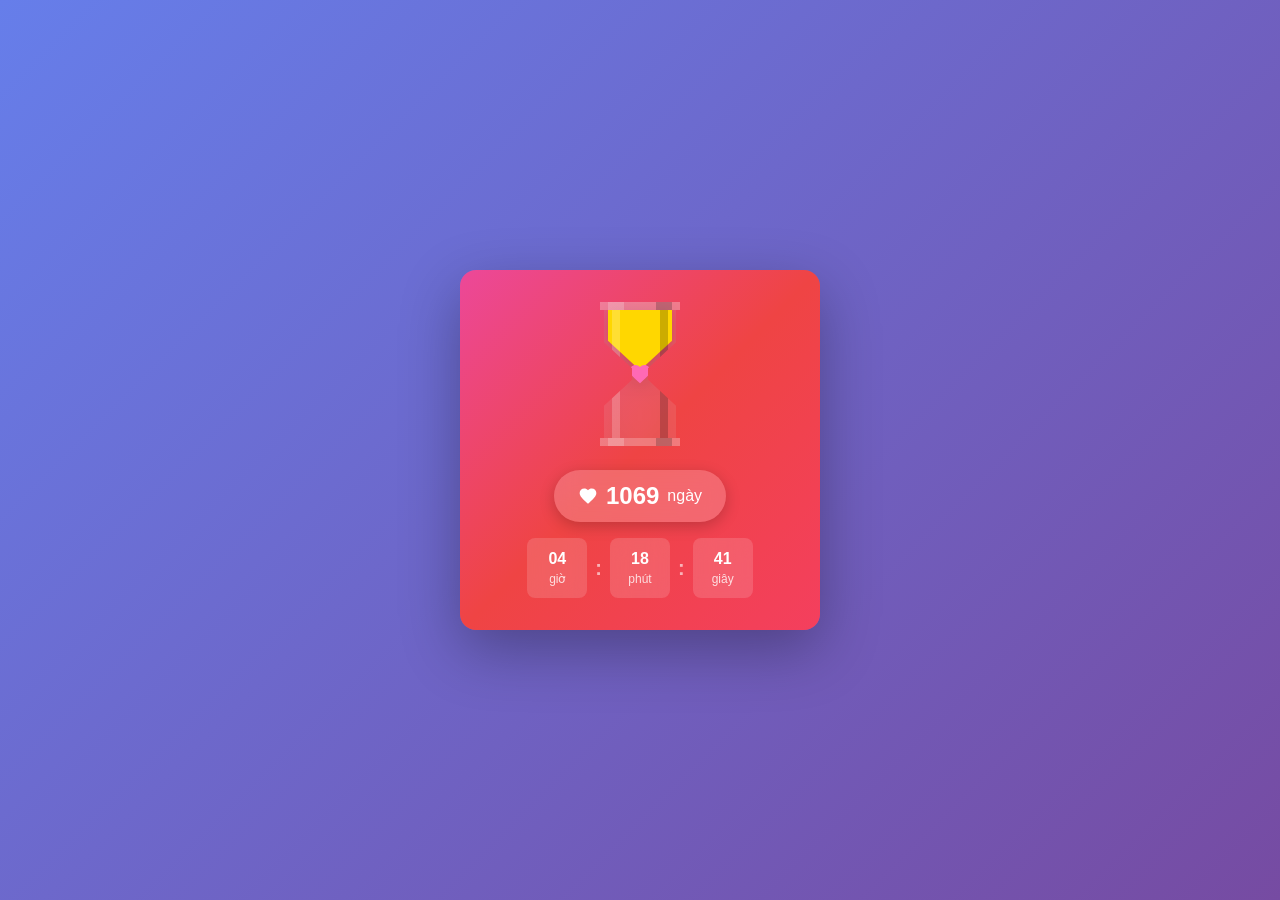
<file: card-cp/test5.html>
<!DOCTYPE html>
<html lang="vi">
<head>
  <meta charset="UTF-8">
  <meta name="viewport" content="width=device-width, initial-scale=1.0">
  <title>Bộ Đếm Ngày Yêu</title>
  <style>
    * {
      box-sizing: border-box;
      margin: 0;
      padding: 0;
    }

    body {
      margin: 0;
      padding: 20px;
      display: flex;
      justify-content: center;
      align-items: center;
      min-height: 100vh;
      background: linear-gradient(135deg, #667eea 0%, #764ba2 100%);
      font-family: -apple-system, BlinkMacSystemFont, 'Segoe UI', Arial, sans-serif;
    }

    .container {
      background: linear-gradient(135deg, #ec4899 0%, #ef4444 50%, #f43f5e 100%);
      border-radius: 1rem;
      padding: 2rem;
      box-shadow: 0 20px 60px rgba(0,0,0,0.3);
      max-width: 360px;
      width: 100%;
    }

    .hourglass-wrapper {
      display: flex;
      justify-content: center;
      margin-bottom: 1.5rem;
    }

    .hourglass, .hourglass:before, .hourglass:after {
      animation-duration: 4s;
      animation-iteration-count: infinite;
    }

    .hourglass {
      --polygonH: polygon(0% 0%,100% 0%,100% 5.55%,95% 5.55%,95% 28%,60% 46%,60% 54%,95% 72%,95% 94.45%,100% 94.45%,100% 100%,0% 100%,0% 94.45%,5% 94.45%,5% 72%,40% 54%,40% 46%,5% 28%,5% 5.55%,0% 5.55%);
      animation-name: flip;
      animation-timing-function: ease-in-out;
      background-image: linear-gradient(rgba(255,255,255,0.3) 0.5em, rgba(255,255,255,0.1) 0.5em 8.5em, rgba(255,255,255,0.3) 8.5em);
      clip-path: var(--polygonH);
      -webkit-clip-path: var(--polygonH);
      overflow: hidden;
      position: relative;
      width: 5em;
      height: 9em;
      z-index: 0;
      filter: drop-shadow(0 4px 10px rgba(0,0,0,0.2));
    }

    .hourglass:before, .hourglass:after {
      animation-timing-function: linear;
      content: "";
      display: block;
      position: absolute;
    }

    .hourglass:before {
      --polygonB1: polygon(0% 0%,100% 0%,100% 24%,50% 47%,50% 47%,50% 47%,50% 47%,50% 47%,50% 47%,50% 47%,50% 47%,0% 24%);
      --polygonB2: polygon(0% 4%,100% 4%,100% 24%,55% 45%,55% 100%,55% 100%,55% 100%,45% 100%,45% 100%,45% 100%,45% 45%,0% 24%);
      --polygonB3: polygon(0% 24%,100% 24%,100% 24%,55% 45%,55% 80%,100% 100%,100% 100%,0% 100%,0% 100%,45% 80%,45% 45%,0% 24%);
      --polygonB4: polygon(45% 45%,55% 45%,55% 45%,55% 45%,55% 58%,100% 76%,100% 100%,0% 100%,0% 76%,45% 58%,45% 45%,45% 45%);
      --polygonB5: polygon(50% 53%,50% 53%,50% 53%,50% 53%,50% 53%,100% 76%,100% 100%,0% 100%,0% 76%,50% 53%,50% 53%,50% 53%);
      animation-name: fill;
      background-color: #FFD700;
      background-size: 100% 3.6em;
      clip-path: var(--polygonB1);
      -webkit-clip-path: var(--polygonB1);
      top: 0.5em;
      left: 0.5em;
      width: 4em;
      height: 8em;
      z-index: 1;
    }

    .hourglass:after {
      animation-name: glare;
      background:
        linear-gradient(90deg,#0000 0.5em,#0003 0.5em 1.5em,#0000 1.5em 3.5em,#fff3 3.5em 4.5em,#fff0 4.5em 6.5em,#0003 6.5em 7.5em,#0000 7.5em) 0 0 / 100% 0.5em,
        linear-gradient(90deg,#0000 0.75em,#0003 0.75em 1.25em,#0000 1.25em 3.75em,#fff3 3.75em 4.25em,#fff0 4.25em 6.75em,#0003 6.75em 7.25em,#0000 7.25em) 0 0.5em / 100% 8em,
        linear-gradient(90deg,#0000 0.5em,#0003 0.5em 1.5em,#0000 1.5em 3.5em,#fff3 3.5em 4.5em,#fff0 4.5em 6.5em,#0003 6.5em 7.5em,#0000 7.5em) 0 100% / 100% 0.5em;
      background-repeat: repeat-x;
      top: 0;
      left: -3em;
      width: 200%;
      height: 100%;
      z-index: 2;
    }

    /* Heart in center */
    .heart-center {
      position: absolute;
      top: 50%;
      left: 50%;
      transform: translate(-50%, -50%);
      z-index: 3;
      animation: pulse 2s ease-in-out infinite;
    }

    @keyframes pulse {
      0%, 100% { 
        opacity: 0.8;
        transform: translate(-50%, -50%) scale(1);
      }
      50% { 
        opacity: 1;
        transform: translate(-50%, -50%) scale(1.1);
      }
    }

    .days-badge {
      background: rgba(255, 255, 255, 0.2);
      backdrop-filter: blur(10px);
      padding: 0.75rem 1.5rem;
      border-radius: 9999px;
      box-shadow: 0 4px 15px rgba(0,0,0,0.2);
      margin: 0 auto 1rem;
      display: inline-flex;
      align-items: center;
      gap: 0.5rem;
    }

    .days-number {
      color: white;
      font-weight: bold;
      font-size: 1.5rem;
    }

    .days-label {
      color: white;
      font-size: 1rem;
    }

    .time-row {
      display: flex;
      align-items: center;
      justify-content: center;
      gap: 0.5rem;
    }

    .time-box {
      background: rgba(255, 255, 255, 0.15);
      backdrop-filter: blur(10px);
      padding: 0.75rem 0.5rem;
      border-radius: 0.5rem;
      text-align: center;
      min-width: 60px;
    }

    .time-value {
      color: white;
      font-weight: 600;
      font-size: 1rem;
    }

    .time-label {
      color: rgba(255, 255, 255, 0.8);
      font-size: 0.75rem;
      margin-top: 0.25rem;
    }

    .separator {
      color: rgba(255, 255, 255, 0.6);
      font-weight: bold;
      font-size: 1.25rem;
    }

    .heart-icon {
      width: 20px;
      height: 20px;
      fill: white;
    }

    .center {
      text-align: center;
    }

    /* Animations */
    @keyframes fill {
      from {
        clip-path: var(--polygonB1);
        -webkit-clip-path: var(--polygonB1);
      }
      10% {
        clip-path: var(--polygonB2);
        -webkit-clip-path: var(--polygonB2);
      }
      45% {
        clip-path: var(--polygonB3);
        -webkit-clip-path: var(--polygonB3);
      }
      80% {
        clip-path: var(--polygonB4);
        -webkit-clip-path: var(--polygonB4);
      }
      85%, to {
        clip-path: var(--polygonB5);
        -webkit-clip-path: var(--polygonB5);
      }
    }

    @keyframes flip {
      from, 90% {
        transform: rotate(0);
      }
      to {
        transform: rotate(180deg);
      }
    }
  </style>
</head>
<body>
  <div class="container">
    <div class="center">
      <!-- Đồng hồ cát -->
      <div class="hourglass-wrapper">
        <div class="hourglass" style="position: relative;">
          <svg class="heart-center" width="24" height="24" viewBox="0 0 24 24" fill="#ff69b4">
            <path d="M12 21.35l-1.45-1.32C5.4 15.36 2 12.28 2 8.5 2 5.42 4.42 3 7.5 3c1.74 0 3.41.81 4.5 2.09C13.09 3.81 14.76 3 16.5 3 19.58 3 22 5.42 22 8.5c0 3.78-3.4 6.86-8.55 11.54L12 21.35z"/>
          </svg>
        </div>
      </div>

      <!-- Số ngày -->
      <div class="days-badge">
        <svg class="heart-icon" viewBox="0 0 24 24" fill="currentColor">
          <path d="M12 21.35l-1.45-1.32C5.4 15.36 2 12.28 2 8.5 2 5.42 4.42 3 7.5 3c1.74 0 3.41.81 4.5 2.09C13.09 3.81 14.76 3 16.5 3 19.58 3 22 5.42 22 8.5c0 3.78-3.4 6.86-8.55 11.54L12 21.35z"/>
        </svg>
        <span class="days-number" id="days">0</span>
        <span class="days-label">ngày</span>
      </div>
      
      <!-- Giờ phút giây -->
      <div class="time-row">
        <div class="time-box">
          <div class="time-value" id="hours">00</div>
          <div class="time-label">giờ</div>
        </div>
        <div class="separator">:</div>
        <div class="time-box">
          <div class="time-value" id="minutes">00</div>
          <div class="time-label">phút</div>
        </div>
        <div class="separator">:</div>
        <div class="time-box">
          <div class="time-value" id="seconds">00</div>
          <div class="time-label">giây</div>
        </div>
      </div>
    </div>
  </div>

  <script>
    // Thay đổi ngày bắt đầu yêu tại đây
    const startDate = new Date('2024-01-01T00:00:00');

    function updateTime() {
      const now = new Date();
      const difference = now - startDate;
      
      const d = Math.floor(difference / (1000 * 60 * 60 * 24));
      const h = Math.floor((difference % (1000 * 60 * 60 * 24)) / (1000 * 60 * 60));
      const m = Math.floor((difference % (1000 * 60 * 60)) / (1000 * 60));
      const s = Math.floor((difference % (1000 * 60)) / 1000);
      
      document.getElementById('days').textContent = d;
      document.getElementById('hours').textContent = String(h).padStart(2, '0');
      document.getElementById('minutes').textContent = String(m).padStart(2, '0');
      document.getElementById('seconds').textContent = String(s).padStart(2, '0');
    }

    // Cập nhật thời gian mỗi giây
    setInterval(updateTime, 1000);
    updateTime();
  </script>
</body>
</html>
</file>
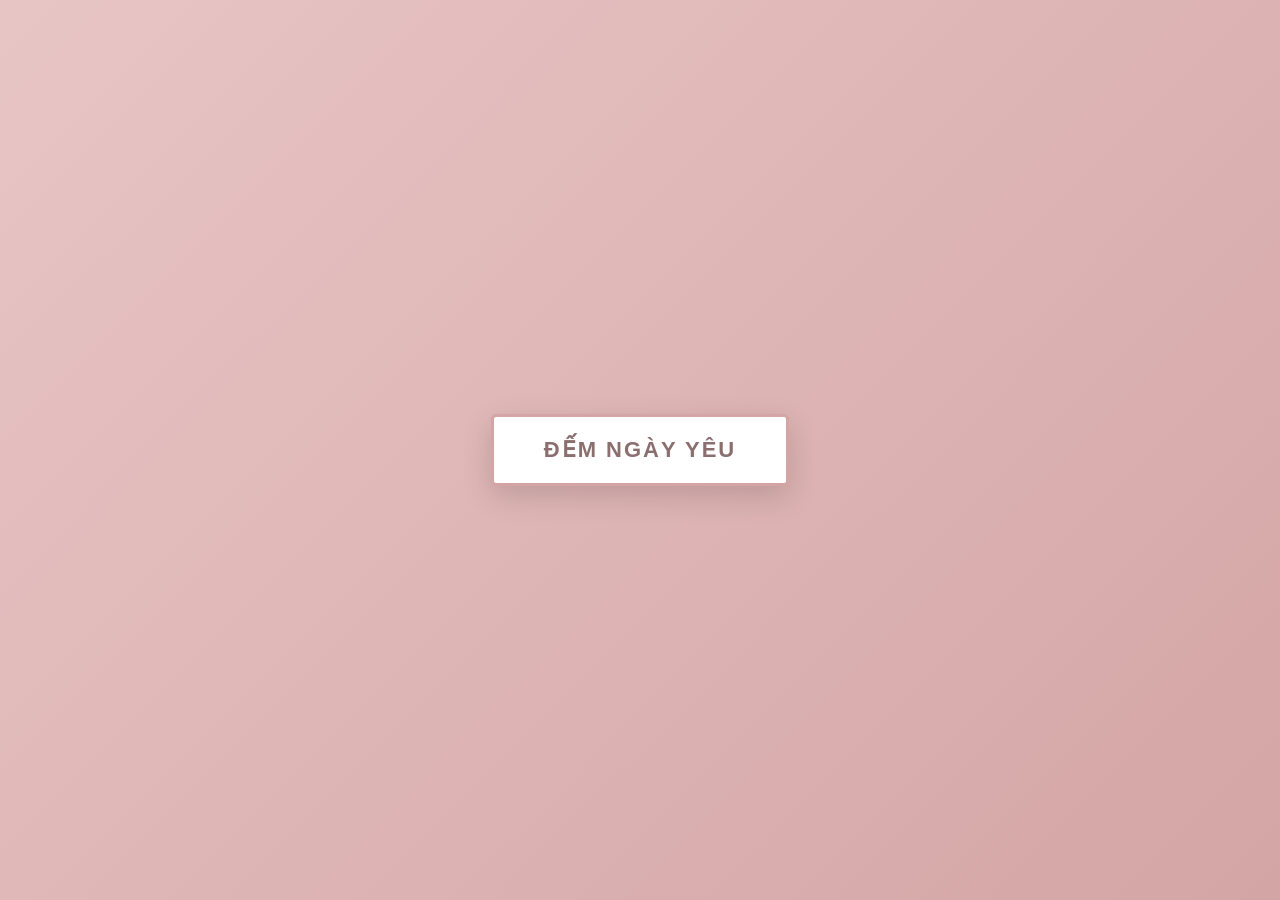
<file: card-cp/test6.html>
<!DOCTYPE html>
<html lang="vi">
  <head>
    <meta charset="UTF-8" />
    <meta name="viewport" content="width=device-width, initial-scale=1.0" />
    <title>Đếm Ngày Yêu</title>
    <link rel="preconnect" href="https://fonts.googleapis.com" />
    <link rel="preconnect" href="https://fonts.gstatic.com" crossorigin />
    <link href="https://fonts.googleapis.com/css2?family=Playfair+Display:ital,wght@0,400;0,700;1,400&display=swap" rel="stylesheet" />
    <style>
      * {
        margin: 0;
        padding: 0;
        box-sizing: border-box;
      }

      body {
        font-family: "Garamond", "Times New Roman", serif;
        overflow-x: hidden;
        background: linear-gradient(135deg, #e8c5c5 0%, #d4a5a5 100%);
        min-height: 100vh;
      }

      .start-screen {
        min-height: 100vh;
        display: flex;
        align-items: center;
        justify-content: center;
        padding: 20px;
      }

      .love-button {
        background: white;
        border: 3px solid #d4a5a5;
        padding: 20px 50px;
        font-size: 22px;
        font-weight: 600;
        color: #8b6f6f;
        border-radius: 5px;
        cursor: pointer;
        box-shadow: 0 10px 30px rgba(0, 0, 0, 0.15);
        transition: all 0.3s ease;
        letter-spacing: 2px;
      }

      .love-button:active {
        transform: scale(0.95);
      }

      .counter-screen {
        display: none;
        min-height: 100vh;
        padding: 20px;
      }

      .counter-screen.active {
        display: block;
      }

      /* Postcard style container */
      .postcard {
        background: linear-gradient(135deg, #f5e6e6 0%, #e8d5d5 100%);
        border-radius: 8px;
        box-shadow: 0 20px 60px rgba(0, 0, 0, 0.2);
        position: relative;
        overflow: hidden;
        max-width: 500px;
        margin: 0 auto;
      }

      /* Stamp decoration */
      .stamp {
        position: absolute;
        top: 15px;
        right: 15px;
        width: 60px;
        height: 60px;
        background: white;
        border: 2px dashed #d4a5a5;
        display: flex;
        align-items: center;
        justify-content: center;
        font-size: 30px;
        transform: rotate(5deg);
        z-index: 10;
      }

      /* Photo section */
      .photo-section {
        padding: 50px 30px 30px;
        display: flex;
        flex-direction: column;
        align-items: center;
      }

      .photo-frame {
        width: 100%;
        max-width: 280px;
        aspect-ratio: 3/4;
        background: linear-gradient(135deg, #fff 0%, #f9f9f9 100%);
        padding: 12px;
        box-shadow: 0 10px 30px rgba(0, 0, 0, 0.2);
        border: 1px solid #e0e0e0;
        margin-bottom: 25px;
        transition: all 0.4s ease;
        animation: photo-float 3s ease-in-out infinite;
      }

      .photo-frame:hover {
        transform: scale(1.02) rotate(-1deg);
        box-shadow: 0 15px 40px rgba(0, 0, 0, 0.25);
      }

      @keyframes photo-float {
        0%,
        100% {
          transform: translateY(0) rotate(0deg);
        }
        50% {
          transform: translateY(-10px) rotate(1deg);
        }
      }

      .photo-placeholder {
        width: 100%;
        height: 100%;
        background: linear-gradient(135deg, #d4a5a5 0%, #b89090 100%);
        display: flex;
        align-items: center;
        justify-content: center;
        font-size: 70px;
        position: relative;
        overflow: hidden;
      }

      .photo-placeholder::before {
        content: "";
        position: absolute;
        top: -120%;
        left: -120%;
        width: 220%;
        height: 220%;
        background: linear-gradient(120deg, rgba(255, 255, 255, 0) 35%, rgba(255, 255, 255, 0.45) 50%, rgba(255, 255, 255, 0) 65%);
        transform: rotate(0deg);
        animation: shineMove 4s ease-in-out infinite;
      }

      @keyframes shineMove {
        0% {
          transform: translate(-40%, -40%);
          opacity: 0;
        }
        20% {
          opacity: 0.6;
        }
        50% {
          transform: translate(40%, 40%);
          opacity: 0.8;
        }
        80% {
          opacity: 0.2;
        }
        100% {
          transform: translate(60%, 60%);
          opacity: 0;
        }
      }

      .photo-placeholder::after {
        content: "💕";
        position: absolute;
        font-size: 25px;
        opacity: 0;
        animation: heart-pop 2s ease-in-out infinite;
      }

      @keyframes heart-pop {
        0%,
        100% {
          opacity: 0;
          transform: scale(0) translateY(0);
        }
        50% {
          opacity: 1;
          transform: scale(1.2) translateY(-30px);
        }
      }

      .save-date-text {
        font-size: 38px;
        font-family: "Playfair Display", serif;
        color: #c9a881;
        text-align: center;
        font-style: italic;
      }

      /* Info section */
      .info-section {
        padding: 30px;
      }

      .names {
        text-align: center;
        margin-bottom: 25px;
        font-size: 16px;
        letter-spacing: 3px;
        color: #4a4a4a;
        font-weight: 600;
      }

      .names .and {
        font-family: "Playfair Display", serif;
        font-size: 28px;
        margin: 0 10px;
        font-weight: normal;
        color: #c9a881;
        font-style: italic;
      }

      .month-title {
        text-align: center;
        font-size: 44px;
        font-family: "Playfair Display", serif;
        color: #c9a881;
        margin-bottom: 20px;
        font-weight: normal;
        font-style: italic;
      }

      /* Calendar */
      .calendar {
        background: rgba(255, 255, 255, 0.6);
        padding: 20px;
        border-radius: 8px;
        margin-bottom: 25px;
      }

      .calendar-grid {
        display: grid;
        grid-template-columns: repeat(7, 1fr);
        gap: 6px;
      }

      .calendar-day-label {
        text-align: center;
        font-size: 10px;
        font-weight: 700;
        color: #666;
        padding: 6px 0;
        letter-spacing: 0.5px;
      }

      .calendar-day {
        aspect-ratio: 1;
        display: flex;
        align-items: center;
        justify-content: center;
        font-size: 13px;
        color: #4a4a4a;
        font-weight: 500;
      }

      .calendar-day.special {
        background: #c9a881;
        color: white;
        border-radius: 50%;
        font-weight: 700;
        position: relative;
      }

      .calendar-day.special::after {
        content: "💕";
        position: absolute;
        font-size: 18px;
        top: -22px;
        left: 50%;
        transform: translateX(-50%);
      }

      /* Counter display */
      .counter-info {
        text-align: center;
        margin-top: 20px;
      }

      .counter-title {
        font-size: 12px;
        letter-spacing: 2px;
        color: #8b6f6f;
        margin-bottom: 15px;
        font-weight: 600;
      }

      .time-display {
        display: flex;
        justify-content: center;
        gap: 12px;
        margin-bottom: 20px;
      }

      .time-unit {
        text-align: center;
      }

      .time-number {
        font-size: 28px;
        font-weight: bold;
        color: #8b6f6f;
        font-family: "Courier New", monospace;
        background: rgba(255, 255, 255, 0.6);
        padding: 8px 12px;
        border-radius: 5px;
        min-width: 60px;
      }

      .time-label {
        font-size: 10px;
        color: #666;
        margin-top: 4px;
        font-weight: 600;
        letter-spacing: 1px;
      }

      .location {
        font-size: 10px;
        letter-spacing: 2px;
        color: #8b6f6f;
        margin-bottom: 5px;
        font-weight: 600;
      }

      .tagline {
        font-size: 12px;
        font-style: italic;
        color: #666;
      }

      .back-button {
        display: block;
        margin: 20px auto 0;
        background: white;
        border: 2px solid #d4a5a5;
        padding: 12px 35px;
        font-size: 14px;
        font-weight: 600;
        color: #8b6f6f;
        border-radius: 5px;
        cursor: pointer;
        transition: all 0.3s ease;
        letter-spacing: 2px;
      }

      .back-button:active {
        transform: scale(0.95);
      }
    </style>
  </head>
  <body>
    <!-- Màn hình bắt đầu -->
    <div class="start-screen" id="startScreen">
      <button class="love-button" id="counter2_btn">ĐẾM NGÀY YÊU</button>
    </div>

    <!-- Màn hình đếm ngày -->
    <div class="counter-screen" id="counterScreen" data-love="2024-09-18">
      <div class="postcard">
        <div class="stamp">💌</div>

        <!-- Photo section -->
        <div class="photo-section">
          <div class="photo-frame">
            <div class="photo-placeholder">👫</div>
          </div>
          <div class="save-date-text">Save the Date</div>
        </div>

        <!-- Info section -->
        <div class="info-section">
          <div class="names">
            <span>ZENDAYA</span>
            <span class="and">and</span>
            <span>WILLIAM</span>
          </div>

          <div class="month-title" id="monthTitle">September</div>

          <div class="calendar">
            <div class="calendar-grid" id="calendar"></div>
          </div>

          <div class="counter-info">
            <div class="counter-title">CHÚNG TA ĐÃ YÊU NHAU</div>
            <div class="time-display">
              <div class="time-unit">
                <div class="time-number" id="days">000</div>
                <div class="time-label">NGÀY</div>
              </div>
              <div class="time-unit">
                <div class="time-number" id="hours">00</div>
                <div class="time-label">GIỜ</div>
              </div>
              <div class="time-unit">
                <div class="time-number" id="minutes">00</div>
                <div class="time-label">PHÚT</div>
              </div>
            </div>
            <div class="location">EVERY MOMENT WITH YOU</div>
            <div class="tagline">is a beautiful memory in the making</div>
          </div>
        </div>
      </div>

      <button class="back-button" id="counter2_btn_close">QUAY LẠI</button>
    </div>

    <script>
      const counterScreen = document.getElementById("counterScreen");

      // Lấy ngày từ data-love (định dạng YYYY-MM-DD)
      const startDate = new Date(counterScreen.dataset.love);

      const btnOpenCT2 = document.getElementById("counter2_btn");
      const btnCloseCT2 = document.getElementById("counter2_close_btn");

      let counterInterval = null;

      btnOpenCT2.addEventListener("click", showCounter);
      btnCloseCT2.addEventListener("click", hideCounter);

      function showCounter() {
        counterScreen.classList.add("active");

        updateCounter();
        createCalendar();

        if (counterInterval) clearInterval(counterInterval);
        counterInterval = setInterval(updateCounter, 1000);
      }

      function hideCounter() {
        counterScreen.classList.remove("active");

        if (counterInterval) clearInterval(counterInterval);
      }

      function updateCounter() {
        const now = new Date();
        const diff = now - startDate;

        const days = Math.floor(diff / (1000 * 60 * 60 * 24));
        const hours = Math.floor((diff % (1000 * 60 * 60 * 24)) / (1000 * 60 * 60));
        const minutes = Math.floor((diff % (1000 * 60 * 60)) / (1000 * 60));

        document.getElementById("days").textContent = String(days).padStart(3, "0");
        document.getElementById("hours").textContent = String(hours).padStart(2, "0");
        document.getElementById("minutes").textContent = String(minutes).padStart(2, "0");
      }

      function createCalendar() {
        const calendar = document.getElementById("calendar");
        calendar.innerHTML = "";

        const monthNames = ["January", "February", "March", "April", "May", "June", "July", "August", "September", "October", "November", "December"];

        const month = startDate.getMonth();
        const year = startDate.getFullYear();
        const specialDay = startDate.getDate();

        document.getElementById("monthTitle").textContent = monthNames[month];

        const dayLabels = ["MON", "TUE", "WED", "THU", "FRI", "SAT", "SUN"];
        dayLabels.forEach((label) => {
          const el = document.createElement("div");
          el.className = "calendar-day-label";
          el.textContent = label;
          calendar.appendChild(el);
        });

        let firstDay = new Date(year, month, 1).getDay();
        firstDay = firstDay === 0 ? 6 : firstDay - 1;

        const daysInMonth = new Date(year, month + 1, 0).getDate();

        for (let i = 0; i < firstDay; i++) {
          calendar.appendChild(document.createElement("div"));
        }

        for (let day = 1; day <= daysInMonth; day++) {
          const dayDiv = document.createElement("div");
          dayDiv.className = "calendar-day";
          if (day === specialDay) dayDiv.classList.add("special");
          dayDiv.textContent = day;
          calendar.appendChild(dayDiv);
        }
      }
    </script>
  </body>
</html>
</file>
